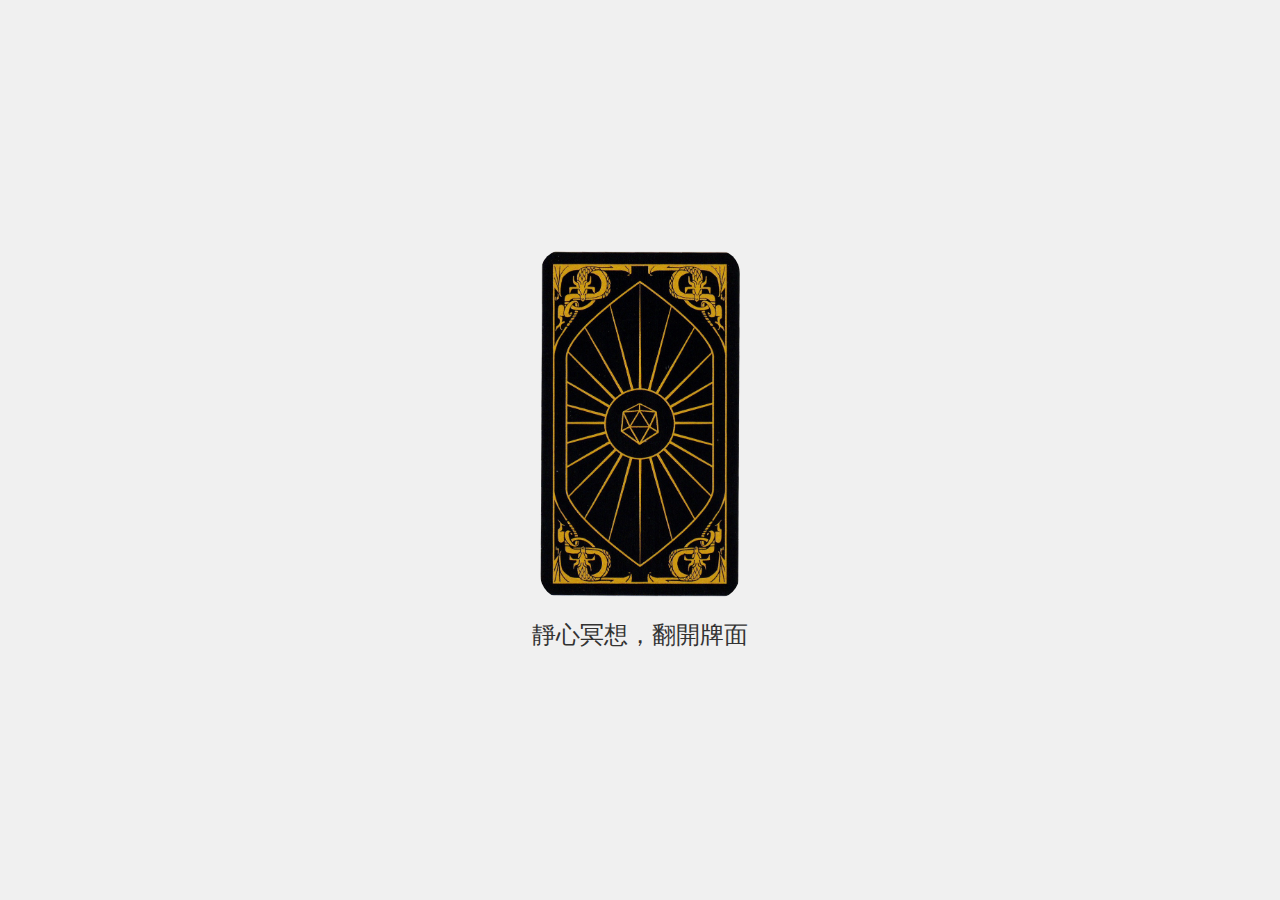
<file: index.html>
<!DOCTYPE html>
<html lang="en">

<head>
  <meta charset="UTF-8">
  <meta name="viewport" content="width=device-width, initial-scale=1.0">
  <title>伊娃夫人的塔羅屋</title>
  <link rel="stylesheet" href="styles.css">
</head>

<body>
  <div class="card-container">
    <div class="card" id="card">
      <div class="card-face card-back"></div>
      <div class="card-face card-front"></div>
    </div>
  </div>
  <div class="card-name" id="card-name">靜心冥想，翻開牌面</div>
  <script src="script.js"></script>
</body>

</html>
</file>
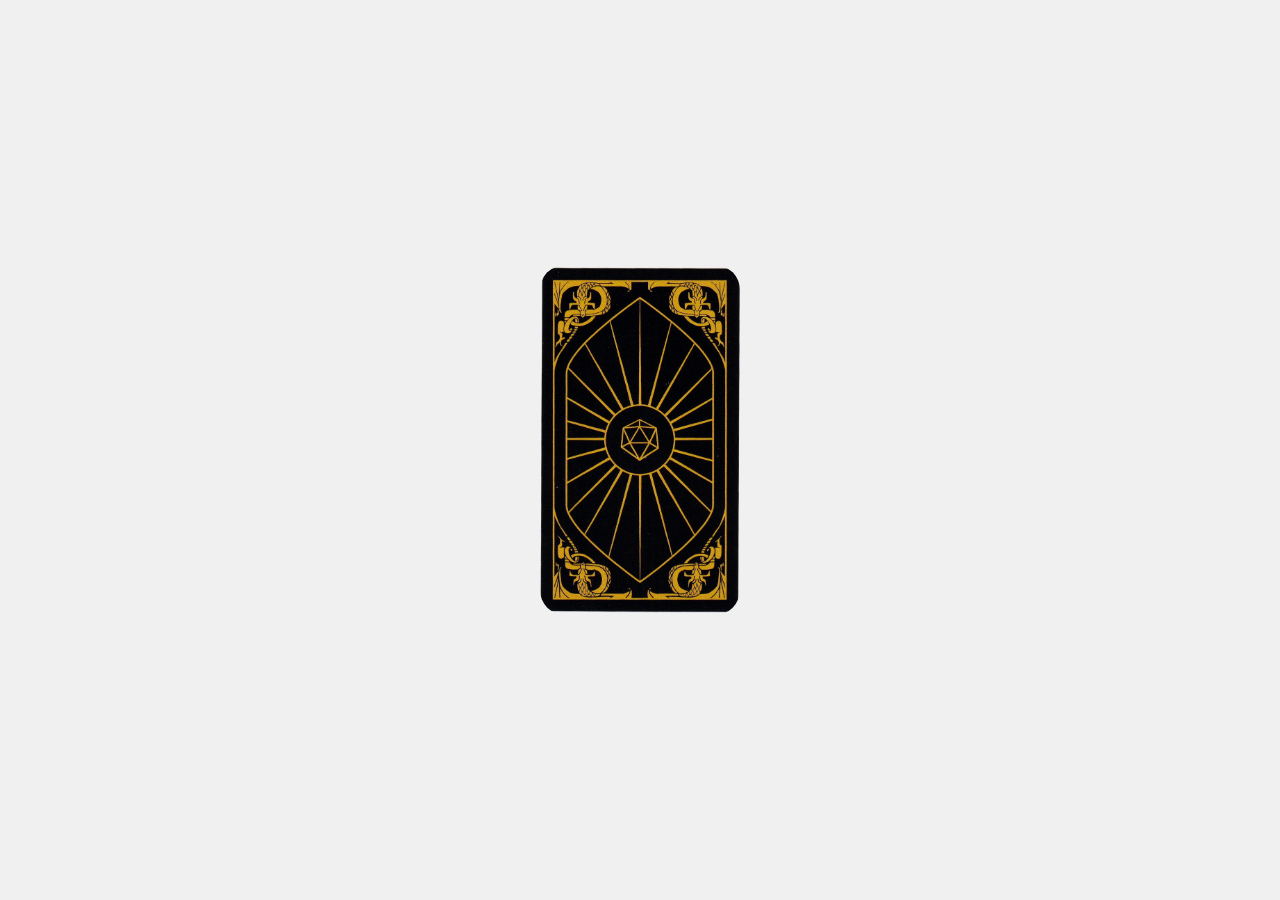
<file: Lady Eva's Tarot/index.html>
<!DOCTYPE html>
<html lang="en">

<head>
  <meta charset="UTF-8">
  <meta name="viewport" content="width=device-width, initial-scale=1.0">
  <title>萬象無常牌</title>
  <link rel="stylesheet" href="styles.css">
</head>

<body>
  <div class="card-container">
    <div class="card" id="card">
      <div class="card-face card-back"></div>
      <div class="card-face card-front"></div>
    </div>
  </div>
  <div class="card-name" id="card-name"></div>
  <script src="script.js"></script>
</body>

</html>
</file>
<file: styles.css>
body {
  display: flex;
  flex-direction: column;
  justify-content: center;
  align-items: center;
  height: 100vh;
  background-color: #f0f0f0;
  margin: 0;
}

.card-container {
  perspective: 1000px;
}

.card {
  width: 200px;
  height: 350px;
  position: relative;
  transform-style: preserve-3d;
  transform: rotateY(0deg);
  transition: transform 1s;
  cursor: pointer;
}

.card.is-flipped {
  transform: rotateY(180deg);
}

.card-face {
  width: 100%;
  height: 100%;
  position: absolute;
  backface-visibility: hidden;
  border-radius: 25px;
  /* 確保卡片正面和背面都有圓弧角 */
  background-size: cover;
  background-position: center;
}

.card-back {
  background-image: url('images/card-back.png');
  /* 卡牌背面圖片 */
  transform: rotateY(0deg);
}

.card-front {
  transform: rotateY(180deg);
}

.card-name {
  margin-top: 20px;
  font-size: 1.5em;
  color: #333;
}
</file>
<file: Lady Eva's Tarot/styles.css>
body {
  display: flex;
  flex-direction: column;
  justify-content: center;
  align-items: center;
  height: 100vh;
  background-color: #f0f0f0;
  margin: 0;
}

.card-container {
  perspective: 1000px;
}

.card {
  width: 200px;
  height: 350px;
  position: relative;
  transform-style: preserve-3d;
  transform: rotateY(0deg);
  transition: transform 1s;
  cursor: pointer;
}

.card.is-flipped {
  transform: rotateY(180deg);
}

.card-face {
  width: 100%;
  height: 100%;
  position: absolute;
  backface-visibility: hidden;
  border-radius: 25px;
  /* 確保卡片正面和背面都有圓弧角 */
  background-size: cover;
  background-position: center;
}

.card-back {
  background-image: url('images/card-back.png');
  /* 卡牌背面圖片 */
  transform: rotateY(0deg);
}

.card-front {
  transform: rotateY(180deg);
}

.card-name {
  margin-top: 20px;
  font-size: 1.5em;
  color: #333;
}
</file>
